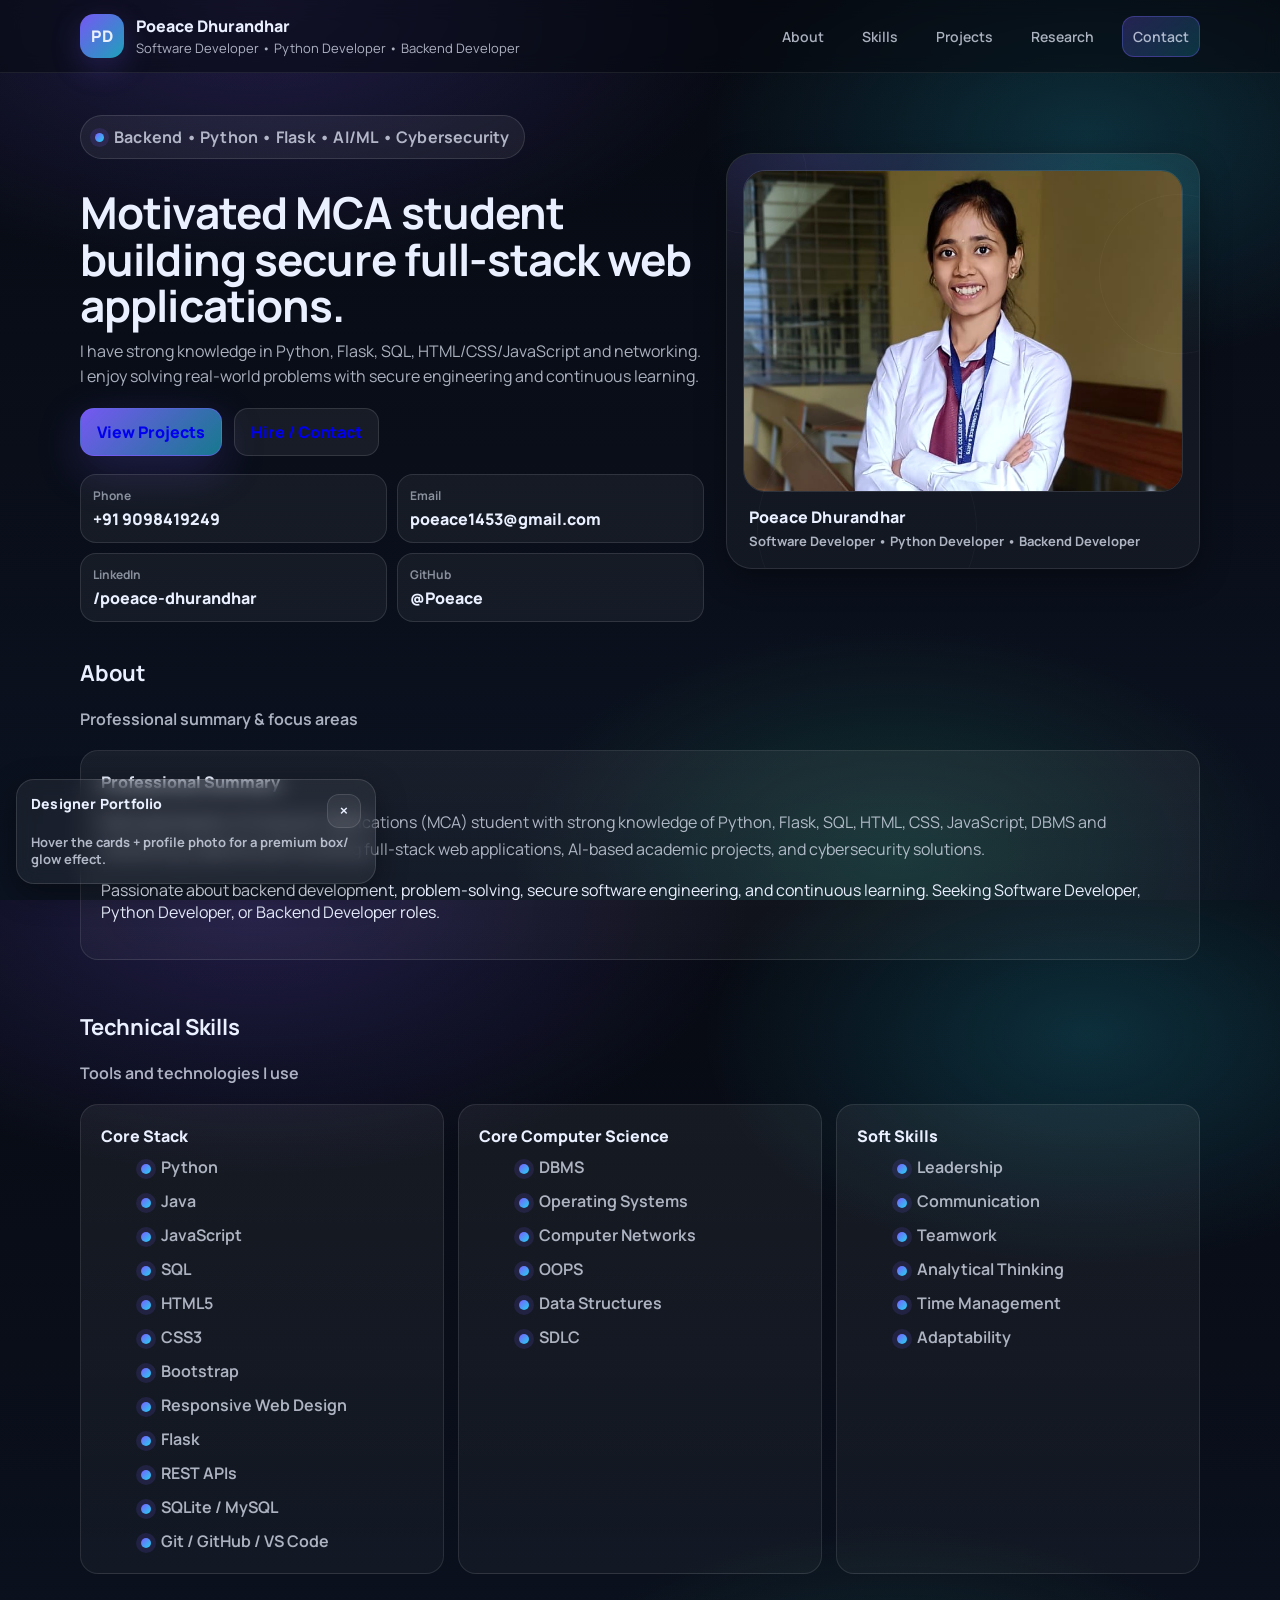
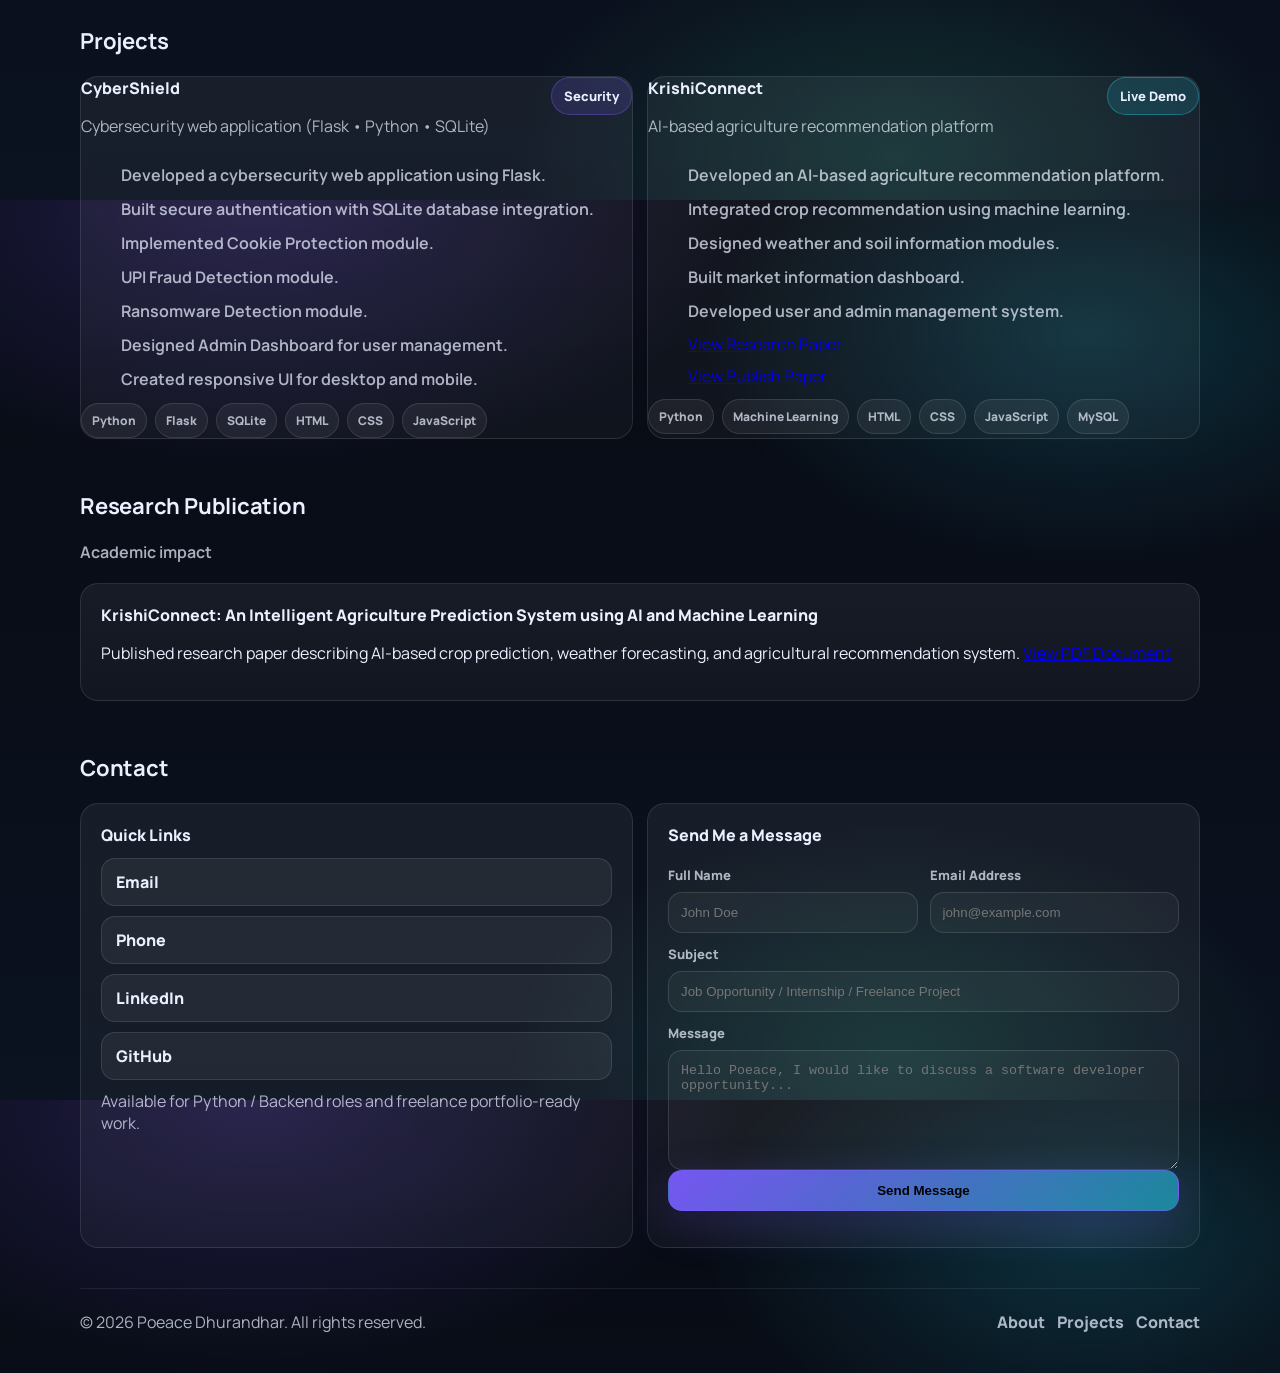
<file: index.html>
<!doctype html>
<html lang="en">
<head>
  <meta charset="utf-8" />
  <meta name="viewport" content="width=device-width, initial-scale=1" />
  <title>Poeace Dhurandhar — Designer Portfolio</title>
  <link rel="preconnect" href="https://fonts.googleapis.com">
  <link rel="preconnect" href="https://fonts.gstatic.com" crossorigin>
  <link href="https://fonts.googleapis.com/css2?family=Manrope:wght@300;400;600;700;800&display=swap" rel="stylesheet">
  <link rel="stylesheet" href="styles.css" />
</head>
<body>
  <a class="skip-link" href="#main">Skip to content</a>
  <header class="topbar">
    <div class="container topbar__inner">
      <div class="brand">
        <span class="brand__mark" aria-hidden="true">PD</span>
        <div class="brand__text">
          <div class="brand__name">Poeace Dhurandhar</div>
          <div class="brand__role">Software Developer • Python Developer • Backend Developer</div>
        </div>
      </div>

      <nav class="nav" aria-label="Primary">
        <a href="#about" class="nav__link">About</a>
        <a href="#skills" class="nav__link">Skills</a>
        <a href="#projects" class="nav__link">Projects</a>
        <a href="#research" class="nav__link">Research</a>
        <a href="#contact" class="nav__link nav__link--cta">Contact</a>
      </nav>
    </div>
  </header>

  <main id="main" class="container">
    <section class="hero" aria-label="Introduction">
      <div class="hero__grid">
        <div class="hero__content">
          <p class="eyebrow">Backend • Python • Flask • AI/ML • Cybersecurity</p>
          <h1 class="hero__title">Motivated MCA student building secure full‑stack web applications.</h1>
          <p class="hero__subtitle">
            I have strong knowledge in Python, Flask, SQL, HTML/CSS/JavaScript and networking.
            I enjoy solving real-world problems with secure engineering and continuous learning.
          </p>

          <div class="hero__actions">
            <a class="btn btn--primary" href="#projects">View Projects</a>
            <a class="btn btn--ghost" href="#contact">Hire / Contact</a>
          </div>

          <div class="hero__meta" role="list">
            <div class="pill" role="listitem"><span class="pill__k">Phone</span><a class="pill__v" href="tel:+919098419249">+91 9098419249</a></div>
            <div class="pill" role="listitem"><span class="pill__k">Email</span><a class="pill__v" href="mailto:poeace1453@gmail.com">poeace1453@gmail.com</a></div>
            <div class="pill" role="listitem"><span class="pill__k">LinkedIn</span><a class="pill__v" href="https://www.linkedin.com/in/poeace-dhurandhar" target="_blank" rel="noreferrer">/poeace-dhurandhar</a></div>
            <div class="pill" role="listitem"><span class="pill__k">GitHub</span><a class="pill__v" href="https://github.com/Poeace" target="_blank" rel="noreferrer">@Poeace</a></div>
          </div>
        </div>

        <figure class="avatar-card" aria-label="Profile photo">
          <div class="avatar-card__photo" aria-hidden="true">
            <!-- Sample placeholder image (replace later with your real photo) -->
            <img
              class="avatar-img"
              src="image/profile.jpeg"
              alt="Sample portrait"
              loading="lazy"
            />
            <div class="avatar-card__glow" aria-hidden="true"></div>
          </div>

          <figcaption class="avatar-card__caption">
            <div class="avatar-card__title">Poeace Dhurandhar</div>
            <div class="avatar-card__hint">Software Developer • Python Developer • Backend Developer</div>
          </figcaption>

          <div class="avatar-card__decor" aria-hidden="true">
            <span></span><span></span><span></span>
          </div>
        </figure>
      </div>
    </section>

    <section id="about" class="section">
      <div class="section__head">
        <h2 class="section__title">About</h2>
        <p class="section__subtitle">Professional summary & focus areas</p>
      </div>

      <div class="card card--wide hover-tilt">
        <div class="card__body">
          <h3 class="card__title">Professional Summary</h3>
          <p class="lead">
            Motivated Master of Computer Applications (MCA) student with strong knowledge of Python, Flask,
            SQL, HTML, CSS, JavaScript, DBMS and networking.
            Experienced in building full-stack web applications, AI-based academic projects,
            and cybersecurity solutions.
          </p>
          <p>
            Passionate about backend development, problem-solving, secure software engineering,
            and continuous learning. Seeking Software Developer, Python Developer, or Backend Developer roles.
          </p>
        </div>
      </div>
    </section>

    <section id="skills" class="section">
      <div class="section__head">
        <h2 class="section__title">Technical Skills</h2>
        <p class="section__subtitle">Tools and technologies I use</p>
      </div>

      <div class="skills">
        <div class="card hover-tilt">
          <div class="card__body">
            <h3 class="card__title">Core Stack</h3>
            <ul class="list">
              <li><span class="dot"></span>Python</li>
              <li><span class="dot"></span>Java</li>
              <li><span class="dot"></span>JavaScript</li>
              <li><span class="dot"></span>SQL</li>
              <li><span class="dot"></span>HTML5</li>
              <li><span class="dot"></span>CSS3</li>
              <li><span class="dot"></span>Bootstrap</li>
              <li><span class="dot"></span>Responsive Web Design</li>
              <li><span class="dot"></span>Flask</li>
              <li><span class="dot"></span>REST APIs</li>
              <li><span class="dot"></span>SQLite / MySQL</li>
              <li><span class="dot"></span>Git / GitHub / VS Code</li>
            </ul>
          </div>
        </div>

        <div class="card hover-tilt">
          <div class="card__body">
            <h3 class="card__title">Core Computer Science</h3>
            <ul class="list">
              <li><span class="dot"></span>DBMS</li>
              <li><span class="dot"></span>Operating Systems</li>
              <li><span class="dot"></span>Computer Networks</li>
              <li><span class="dot"></span>OOPS</li>
              <li><span class="dot"></span>Data Structures</li>
              <li><span class="dot"></span>SDLC</li>
            </ul>
          </div>
        </div>

        <div class="card hover-tilt">
          <div class="card__body">
            <h3 class="card__title">Soft Skills</h3>
            <ul class="list">
              <li><span class="dot"></span>Leadership</li>
              <li><span class="dot"></span>Communication</li>
              <li><span class="dot"></span>Teamwork</li>
              <li><span class="dot"></span>Analytical Thinking</li>
              <li><span class="dot"></span>Time Management</li>
              <li><span class="dot"></span>Adaptability</li>
            </ul>
          </div>
        </div>
      </div>
    </section>

    <section id="projects" class="section">
      <div class="section__head">
        <h2 class="section__title">Projects</h2>
      </div>

      <div class="grid grid--2">
        <article class="card project hover-tilt">
          <div class="project__top">
            <div>
              <h3 class="card__title">  CyberShield</h3>
              <p class="muted">Cybersecurity web application (Flask • Python • SQLite)</p>
            </div>
            <span class="badge">Security</span>
          </div>

          <ul class="list list--compact">
            <li>Developed a cybersecurity web application using Flask.</li>
            <li>Built secure authentication with SQLite database integration.</li>
            <li>Implemented Cookie Protection module.</li>
            <li>UPI Fraud Detection module.</li>
            <li>Ransomware Detection module.</li>
            <li>Designed Admin Dashboard for user management.</li>
            <li>Created responsive UI for desktop and mobile.</li>
          </ul>

          <div class="project__tech">
            <span class="chip">Python</span>
            <span class="chip">Flask</span>
            <span class="chip">SQLite</span>
            <span class="chip">HTML</span>
            <span class="chip">CSS</span>
            <span class="chip">JavaScript</span>
          </div>
        </article>

        <article class="card project hover-tilt">
          <div class="project__top">
            <div>
              <h3 class="card__title">KrishiConnect</h3>
              <p class="muted">AI-based agriculture recommendation platform</p>
            </div>
            <a class="badge badge--link" href="https://krishiconnect-smart-digital-agriculture-8.onrender.com" target="_blank" rel="noreferrer">Live Demo</a>
          </div>

          <ul class="list list--compact">
            <li>Developed an AI-based agriculture recommendation platform.</li>
            <li>Integrated crop recommendation using machine learning.</li>
            <li>Designed weather and soil information modules.</li>
            <li>Built market information dashboard.</li>
            <li>Developed user and admin management system.</li>
            <a href="https://doi.org/10.56975/ijnrd.v11i3.322296">View Research Paper</a>
            <a href="assets/IJNRD2603408.pdf">View Publish Paper</a>
          </ul>

          <div class="project__tech">
            <span class="chip">Python</span>
            <span class="chip">Machine Learning</span>
            <span class="chip">HTML</span>
            <span class="chip">CSS</span>
            <span class="chip">JavaScript</span>
            <span class="chip">MySQL</span>
          </div>
        </article>
      </div>
    </section>

    <section id="research" class="section">
      <div class="section__head">
        <h2 class="section__title">Research Publication</h2>
        <p class="section__subtitle">Academic impact</p>
      </div>

      <div class="card card--wide hover-tilt">
        <div class="card__body">
          <h3 class="card__title">KrishiConnect: An Intelligent Agriculture Prediction System using AI and Machine Learning</h3>
          <p>
            Published research paper describing AI-based crop prediction, weather forecasting,
            and agricultural recommendation system.
            <a href="assets/IJNRD 322296_ConfirmationLetter.pdf">View PDF Document</a>

          </p>
        </div>
      </div>
    </section>

    <section id="contact" class="section section--contact">
      <div class="section__head">
        <h2 class="section__title">Contact</h2>
      </div>

      <div class="contact">
        <div class="card hover-tilt">
          <div class="card__body">
            <h3 class="card__title">Quick Links</h3>
            <div class="contact__links">
              <a class="contact__link" href="mailto:poeace1453@gmail.com">Email</a>
              <a class="contact__link" href="tel:+919098419249">Phone</a>
              <a class="contact__link" href="https://www.linkedin.com/in/poeace-dhurandhar" target="_blank" rel="noreferrer">LinkedIn</a>
              <a class="contact__link" href="https://github.com/Poeace" target="_blank" rel="noreferrer">GitHub</a>
            </div>
            <p class="muted mt">Available for Python / Backend roles and freelance portfolio-ready work.</p>
          </div>
        </div>

        <form
    class="card form hover-tilt"
    action="https://api.web3forms.com/submit"
    method="POST">

    <!-- Web3Forms Access Key -->
    <input
        type="hidden"
        name="access_key"
        value="6aa4f364-16d2-458b-84b0-aa274bfb68d3">

    <!-- Email Subject -->
    <input
        type="hidden"
        name="subject"
        value="New Portfolio Contact Message">

    <!-- Prevent Spam -->
    <input
        type="checkbox"
        name="botcheck"
        class="hidden"
        style="display:none;">

    <div class="card__body">

        <h3 class="card__title">
            Send Me a Message
        </h3>

        <div class="form__grid">

            <label class="field">
                <span class="field__label">
                    Full Name
                </span>

                <input
                    class="field__input"
                    type="text"
                    name="name"
                    placeholder="John Doe"
                    required>
            </label>

            <label class="field">
                <span class="field__label">
                    Email Address
                </span>

                <input
                    class="field__input"
                    type="email"
                    name="email"
                    placeholder="john@example.com"
                    required>
            </label>

        </div>

        <label class="field">
            <span class="field__label">
                Subject
            </span>

            <input
                class="field__input"
                type="text"
                name="topic"
                placeholder="Job Opportunity / Internship / Freelance Project"
                required>
        </label>

        <label class="field">
            <span class="field__label">
                Message
            </span>

            <textarea
                class="field__input field__textarea"
                name="message"
                rows="6"
                placeholder="Hello Poeace, I would like to discuss a software developer opportunity..."
                required></textarea>
        </label>

        <button
            class="btn btn--primary btn--full"
            type="submit">

            Send Message

        </button>

        <p
            id="result"
            style="margin-top:15px; font-weight:600;">
        </p>

    </div>

</form>

<script>
const form = document.querySelector("form");
const result = document.getElementById("result");

form.addEventListener("submit", async function (e) {

    e.preventDefault();

    result.innerHTML = "Sending message...";

    const formData = new FormData(form);

    const response = await fetch(
        "https://api.web3forms.com/submit",
        {
            method: "POST",
            body: formData
        }
    );

    const data = await response.json();

    if (data.success) {

        result.style.color = "#00c853";
        result.innerHTML = "✅ Message sent successfully!";

        form.reset();

    } else {

        result.style.color = "#ff1744";
        result.innerHTML = "❌ Failed to send message.";

    }

});
</script>

          <!-- <div class="card__body">
           <h3 class="card__title">Send a message</h3>
            <div class="form__grid">
              <label class="field">
                <span class="field__label">Your name</span>
                <input class="field__input" type="text" name="name" placeholder="John Doe" autocomplete="name" required />
              </label>
              <label class="field">
                <span class="field__label">Email</span>
                <input class="field__input" type="email" name="email" placeholder="john@example.com" autocomplete="email" required />
              </label>
            </div> -->

            <!-- <label class="field">
              <span class="field__label">Message</span>
              <textarea class="field__input field__textarea" name="message" rows="5" placeholder="Tell me about your project..." required></textarea>
            </label>

            <button class="btn btn--primary btn--full" type="submit">Submit</button> -->
          </div>
        </form>
      </div>
    </section>

    <footer class="footer">
      <div class="footer__inner">
        <div class="muted">© <span id="year"></span> Poeace Dhurandhar. All rights reserved.</div>
        <div class="footer__links">
          <a href="#about">About</a>
          <a href="#projects">Projects</a>
          <a href="#contact">Contact</a>
        </div>
      </div>
    </footer>
  </main>

  <div class="message-bar" id="designerToast" role="status" aria-live="polite">
    <div class="message-bar__top">
      <p class="message-bar__title">Designer Portfolio</p>
      <button class="message-bar__close" id="toastClose" type="button" aria-label="Close message">×</button>
    </div>
    <p class="message-bar__text">Hover the cards + profile photo for a premium box/ glow effect.</p>
  </div>

  <script>
    document.getElementById('year').textContent = new Date().getFullYear();

    const toast = document.getElementById('designerToast');
    const close = document.getElementById('toastClose');

    // show once per load (front-end only)
    window.addEventListener('load', () => {
      toast.classList.add('is-show');
      setTimeout(() => toast.classList.remove('is-show'), 4200);
    });

    close.addEventListener('click', () => toast.classList.remove('is-show'));
  </script>
</body>
</html>
</file>
<file: styles.css>
/* Designer Portfolio — HTML + CSS only */

:root{
  --focus: rgba(124,92,255,.55);
  --focusRing: 0 0 0 4px rgba(124,92,255,.18);

  --bg0:#070A12;
  --bg1:#0B1220;
  --card: rgba(255,255,255,.06);
  --card2: rgba(255,255,255,.08);
  --text:#EAF0FF;
  --muted: rgba(234,240,255,.72);
  --muted2: rgba(234,240,255,.55);
  --line: rgba(255,255,255,.12);

  --brand:#7C5CFF;
  --brand2:#22D3EE;
  --brand3:#34D399;

  --shadow: 0 16px 50px rgba(0,0,0,.45);
  --shadow2: 0 10px 30px rgba(0,0,0,.35);

  --radius: 18px;
  --radius2: 26px;

  --container: 1120px;
}

*{ box-sizing:border-box; }
html,body{ height:100%; }
body{
  margin:0;
  font-family: Manrope, system-ui, -apple-system, Segoe UI, Roboto, Arial, sans-serif;
  color: var(--text);
  background:
    radial-gradient(900px 500px at 20% 0%, rgba(124,92,255,.22), transparent 55%),
    radial-gradient(700px 420px at 85% 15%, rgba(34,211,238,.18), transparent 55%),
    radial-gradient(700px 420px at 70% 95%, rgba(52,211,153,.16), transparent 55%),
    linear-gradient(180deg, var(--bg0), var(--bg1));
  overflow-x:hidden;
}

img{ max-width:100%; display:block; }

.container{
  width: min(var(--container), calc(100% - 40px));
  margin: 0 auto;
}

.skip-link{
  position:absolute;
  left:-999px;
  top:8px;
  background:#fff;
  color:#000;
  padding:10px 14px;
  border-radius:12px;
  z-index:9999;
}
.skip-link:focus{ left: 12px; }

/* Top bar */
.topbar{
  position: sticky;
  top: 0;
  z-index: 100;
  backdrop-filter: blur(10px);
  background: rgba(7,10,18,.55);
  border-bottom: 1px solid rgba(255,255,255,.08);
}
.topbar__inner{
  display:flex;
  align-items:center;
  justify-content:space-between;
  gap: 18px;
  padding: 14px 0;
}

.brand{ display:flex; align-items:center; gap: 12px; min-width: 240px; }
.brand__mark{
  width: 44px;
  height: 44px;
  display:grid;
  place-items:center;
  border-radius: 14px;
  background: linear-gradient(135deg, rgba(124,92,255,.95), rgba(34,211,238,.75));
  box-shadow: 0 10px 30px rgba(124,92,255,.22);
  font-weight: 800;
  letter-spacing: .5px;
}
.brand__name{ font-weight: 800; }
.brand__role{ font-size: 13px; color: var(--muted); margin-top: 2px; }

.nav{ display:flex; align-items:center; gap: 18px; }
.nav__link{
  color: var(--muted);
  text-decoration:none;
  font-weight: 600;
  font-size: 14px;
  padding: 10px 10px;
  border-radius: 12px;
  transition: background .2s ease, color .2s ease, transform .2s ease;
}
.nav__link:hover{ background: rgba(255,255,255,.08); color: var(--text); transform: translateY(-1px); }
.nav__link--cta{
  background: linear-gradient(135deg, rgba(124,92,255,.25), rgba(34,211,238,.18));
  border: 1px solid rgba(124,92,255,.35);
}

/* Hero */
.hero{ padding: 26px 0 10px; }
.hero__grid{
  display:grid;
  grid-template-columns: 1.25fr .95fr;
  gap: 22px;
  align-items: center;
}
.eyebrow{
  display:inline-flex;
  align-items:center;
  gap: 10px;
  padding: 10px 14px;
  border-radius: 999px;
  background: rgba(255,255,255,.06);
  border: 1px solid rgba(255,255,255,.12);
  color: var(--muted);
  font-weight: 700;
  letter-spacing:.2px;
}
.eyebrow::before{
  content:"";
  width: 9px; height: 9px;
  border-radius: 999px;
  background: linear-gradient(135deg, var(--brand), var(--brand2));
  box-shadow: 0 0 0 5px rgba(124,92,255,.15);
}

.hero__title{
  margin: 14px 0 10px;
  font-size: clamp(28px, 4vw, 44px);
  line-height: 1.06;
  letter-spacing: -0.02em;
}
.hero__subtitle{
  color: var(--muted);
  font-size: 16px;
  line-height: 1.6;
  margin: 0 0 18px;
}

.hero__actions{ display:flex; gap: 12px; flex-wrap: wrap; margin-bottom: 18px; }
.btn{
  display:inline-flex;
  align-items:center;
  justify-content:center;
  gap: 10px;
  padding: 12px 16px;
  border-radius: 14px;
  text-decoration:none;
  font-weight: 800;
  border: 1px solid rgba(255,255,255,.12);
  transition: transform .18s ease, box-shadow .18s ease, background .18s ease, border-color .18s ease;
}
.btn--primary{
  background: linear-gradient(135deg, rgba(124,92,255,.95), rgba(34,211,238,.55));
  border-color: rgba(124,92,255,.5);
  box-shadow: 0 14px 45px rgba(124,92,255,.22);
}
.btn--ghost{ background: rgba(255,255,255,.06); }
.btn--full{ width:100%; }
.btn:hover{ transform: translateY(-2px); box-shadow: var(--shadow2); border-color: rgba(255,255,255,.22); }

.hero__meta{
  display:grid;
  grid-template-columns: repeat(2, minmax(0,1fr));
  gap: 10px;
}
.pill{
  background: rgba(255,255,255,.05);
  border: 1px solid rgba(255,255,255,.11);
  border-radius: 16px;
  padding: 12px 12px;
  overflow:hidden;
  position:relative;
}
.pill::after{
  content:"";
  position:absolute;
  inset:-2px;
  background: radial-gradient(250px 90px at 20% 20%, rgba(124,92,255,.18), transparent 55%);
  opacity:0;
  transition: opacity .2s ease;
}
.pill:hover::after{ opacity:1; }
.pill__k{ display:block; color: var(--muted2); font-size: 12px; font-weight: 700; margin-bottom: 4px; position:relative; z-index:1; }
.pill__v{ color: var(--text); text-decoration:none; font-weight: 800; position:relative; z-index:1; }
.pill__v:hover{ text-decoration: underline; }

/* Avatar card */
.avatar-card{
  margin:0;
  background: rgba(255,255,255,.04);
  border: 1px solid rgba(255,255,255,.10);
  border-radius: var(--radius2);
  box-shadow: var(--shadow2);
  position: relative;
  overflow:hidden;
  padding: 16px;
}
.avatar-card::before{
  content:"";
  position:absolute;
  inset:-2px;
  background: radial-gradient(500px 220px at 20% 0%, rgba(124,92,255,.22), transparent 60%),
              radial-gradient(420px 210px at 85% 10%, rgba(34,211,238,.18), transparent 55%);
  opacity:.75;
  pointer-events:none;
}
.avatar-card__photo{
  position:relative;
  border-radius: 22px;
  overflow:hidden;
  border: 1px solid rgba(255,255,255,.12);
}
.avatar-img{
  width: 100%;
  height: 320px;
  object-fit: cover;
  transform: scale(1.01);
  filter: saturate(1.08) contrast(1.04);
  transition: transform .35s ease, filter .35s ease;
}
.avatar-card:hover .avatar-img{
  transform: scale(1.08) rotate(-.2deg);
  filter: saturate(1.15) contrast(1.07);
}
.avatar-card__glow{
  position:absolute;
  inset:-80px;
  background: radial-gradient(220px 140px at 30% 25%, rgba(124,92,255,.35), transparent 55%),
              radial-gradient(210px 150px at 70% 35%, rgba(34,211,238,.25), transparent 55%);
  opacity:.0;
  transition: opacity .25s ease;
  pointer-events:none;
}
.avatar-card:hover .avatar-card__glow{ opacity:1; }
.avatar-card__caption{ padding: 14px 6px 2px; position:relative; }
.avatar-card__title{ font-weight: 900; letter-spacing:.2px; }
.avatar-card__hint{ color: var(--muted); font-weight: 700; font-size: 13px; margin-top: 4px; }

.avatar-card__decor{ position:absolute; inset:0; pointer-events:none; }
.avatar-card__decor span{
  position:absolute;
  width: 120px; height: 120px;
  border-radius: 999px;
  border: 1px solid rgba(255,255,255,.10);
  opacity:.35;
  transform: translateZ(0);
}
.avatar-card__decor span:nth-child(1){ left:-40px; top:-40px; }
.avatar-card__decor span:nth-child(2){ right:-60px; top: 40px; width: 160px; height: 160px; }
.avatar-card__decor span:nth-child(3){ left: 30px; bottom:-70px; width: 220px; height: 220px; }

/* Sections */
.section{ padding: 26px 0; }
.section__head{ margin-bottom: 20px; }
.section__title{ margin:0; font-size: 22px; letter-spacing: -.01em; }
.section__subtitle{ margin: 20px 0 0; color: var(--muted); font-weight: 650; }

.card{
  background: linear-gradient(180deg, rgba(255,255,255,.06), rgba(255,255,255,.035));
  border: 1px solid rgba(255,255,255,.10);
  border-radius: var(--radius);
  box-shadow: 0 0 0 rgba(0,0,0,0);
}
.card__body{ padding: 20px; }
.card__title{ margin:0 0 8px; font-size: 16px; font-weight: 900; }
.lead{ color: var(--muted); line-height: 1.7; }
.muted{ color: var(--muted); }
.mt{ margin-top: 10px; }
.small{ font-size: 12px; }

.card--wide .card__body{ padding: 20px; }

/* Hover tilt (CSS-only) */
.hover-tilt{
  transform: translateY(0);
  transition: transform .22s ease, border-color .22s ease, box-shadow .22s ease;
  will-change: transform;
}
.hover-tilt:hover{
  transform: translateY(-10px) scale(1.02);
  border-color: rgba(255,255,255,.26);

  /* premium glow stack */
  box-shadow:
    0 30px 80px rgba(0,0,0,.48),
    0 0 0 1px rgba(124,92,255,.35),
    0 0 18px rgba(124,92,255,.35),
    0 0 42px rgba(124,92,255,.30),
    0 0 70px rgba(34,211,238,.18),
    0 0 110px rgba(124,92,255,.14);
}




/* Lists */
.list{ list-style:none; margin:0; display:grid; gap: 10px; }
.list--compact{ gap: 10px; margin-top: 10px; }
.list li{ color: var(--muted); font-weight: 650; line-height: 1.5; }
.dot{
  display:inline-block;
  width: 10px; height: 10px;
  border-radius: 999px;
  background: linear-gradient(135deg, rgba(124,92,255,1), rgba(34,211,238,1));
  box-shadow: 0 0 0 5px rgba(124,92,255,.14);
  margin-right: 10px;
  position: relative;
  top: 1px;
}

/* Skills grid */
.skills{ display:grid; grid-template-columns: repeat(3, minmax(0,1fr)); gap: 14px; }

.grid{ display:grid; gap: 14px; }
.grid--2{ grid-template-columns: repeat(2, minmax(0,1fr)); }

.project__top{ display:flex; align-items:flex-start; justify-content:space-between; gap: 12px; }
.badge{
  display:inline-flex;
  align-items:center;
  justify-content:center;
  padding: 9px 12px;
  border-radius: 999px;
  background: rgba(124,92,255,.16);
  border: 1px solid rgba(124,92,255,.35);
  color: var(--text);
  font-weight: 900;
  font-size: 13px;
  white-space: nowrap;
}
.badge--link{ background: rgba(34,211,238,.14); border-color: rgba(34,211,238,.35); text-decoration:none; }

.project__tech{ margin-top: 12px; display:flex; flex-wrap:wrap; gap: 8px; }
.chip{
  padding: 8px 10px;
  border-radius: 999px;
  background: rgba(255,255,255,.06);
  border: 1px solid rgba(255,255,255,.11);
  color: var(--muted);
  font-weight: 800;
  font-size: 12px;
}

/* Contact */
.section--contact{ padding-bottom: 40px; }
.contact{ display:grid; grid-template-columns: 1fr 1fr; gap: 14px; }
.contact__links{ display:grid; gap: 10px; margin-top: 12px; }
.contact__link{
  text-decoration:none;
  font-weight: 950;
  color: var(--text);
  padding: 12px 14px;
  border-radius: 14px;
  background: rgba(255,255,255,.06);
  border: 1px solid rgba(255,255,255,.11);
  transition: transform .18s ease, border-color .18s ease, background .18s ease;
}
.contact__link:hover{ transform: translateY(-2px); border-color: rgba(255,255,255,.2); background: rgba(255,255,255,.075); }

.form__grid{ display:grid; grid-template-columns: 1fr 1fr; gap: 12px; }
.field{ display:grid; gap: 8px; margin-top: 12px; }
.field__label{ color: var(--muted); font-weight: 800; font-size: 13px; }
.field__input{
  width: 100%;
  padding: 12px 12px;
  border-radius: 14px;
  border: 1px solid rgba(255,255,255,.12);
  background: rgba(255,255,255,.04);
  color: var(--text);
  outline: none;
  transition: border-color .18s ease, box-shadow .18s ease, transform .18s ease;
}
.field__textarea{ resize: vertical; min-height: 120px; }
.field__input:focus{
  border-color: rgba(124,92,255,.55);
  box-shadow: 0 0 0 4px rgba(124,92,255,.18);
}

/* Footer */
.footer{ padding: 22px 0 40px; border-top: 1px solid rgba(255,255,255,.08); }
.footer__inner{ display:flex; align-items:center; justify-content:space-between; gap: 12px; flex-wrap: wrap; }
.footer__links{ display:flex; gap: 12px; }
.footer__links a{ color: var(--muted); text-decoration:none; font-weight: 800; }
.footer__links a:hover{ color: var(--text); text-decoration: underline; }

/* Responsive */
@media (max-width: 980px){
  .hero__grid{ grid-template-columns: 1fr; }
  .hero__meta{ grid-template-columns: 1fr; }
  .skills{ grid-template-columns: 1fr; }
  .grid--2{ grid-template-columns: 1fr; }
  .contact{ grid-template-columns: 1fr; }
  .form__grid{ grid-template-columns: 1fr; }
  .nav{ display:none; }
  .topbar__inner{ justify-content:center; }
}

@media (prefers-reduced-motion: reduce){
  *{ transition: none !important; scroll-behavior: auto !important; }
}

/* Designer message toast */
.message-bar{
  position: fixed;
  left: 16px;
  bottom: 16px;
  z-index: 9999;
  background: rgba(255,255,255,.06);
  border: 1px solid rgba(255,255,255,.12);
  border-radius: 18px;
  box-shadow: var(--shadow2);
  padding: 14px 14px;
  max-width: 360px;
  backdrop-filter: blur(10px);
  transform: translateY(16px);
  opacity: 0;
  pointer-events: none;
  transition: opacity .25s ease, transform .25s ease;
}
.message-bar.is-show{
  opacity: 1;
  transform: translateY(0);
  pointer-events: auto;
}
.message-bar__top{
  display:flex;
  align-items:flex-start;
  justify-content:space-between;
  gap: 12px;
}
.message-bar__title{
  font-weight: 950;
  letter-spacing: .2px;
  margin:0;
  font-size: 14px;
}
.message-bar__text{
  margin: 6px 0 0;
  color: var(--muted);
  font-weight: 700;
  line-height: 1.35;
  font-size: 13px;
}
.message-bar__close{
  border: 1px solid rgba(255,255,255,.12);
  background: rgba(255,255,255,.06);
  color: var(--text);
  border-radius: 12px;
  width: 34px;
  height: 34px;
  cursor: pointer;
  font-weight: 900;
  transition: transform .18s ease, border-color .18s ease, background .18s ease;
}
.message-bar__close:hover{
  transform: translateY(-2px) rotate(-2deg);
  border-color: rgba(255,255,255,.22);
  background: rgba(255,255,255,.085);
}

/* Focus styles for accessibility */
.nav__link:focus-visible,
.btn:focus-visible,
.contact__link:focus-visible,
.field__input:focus-visible,
.field__textarea:focus-visible,
.message-bar__close:focus-visible{
  outline: none;
  box-shadow: var(--focusRing);
  border-color: rgba(124,92,255,.6);
}
</file>
